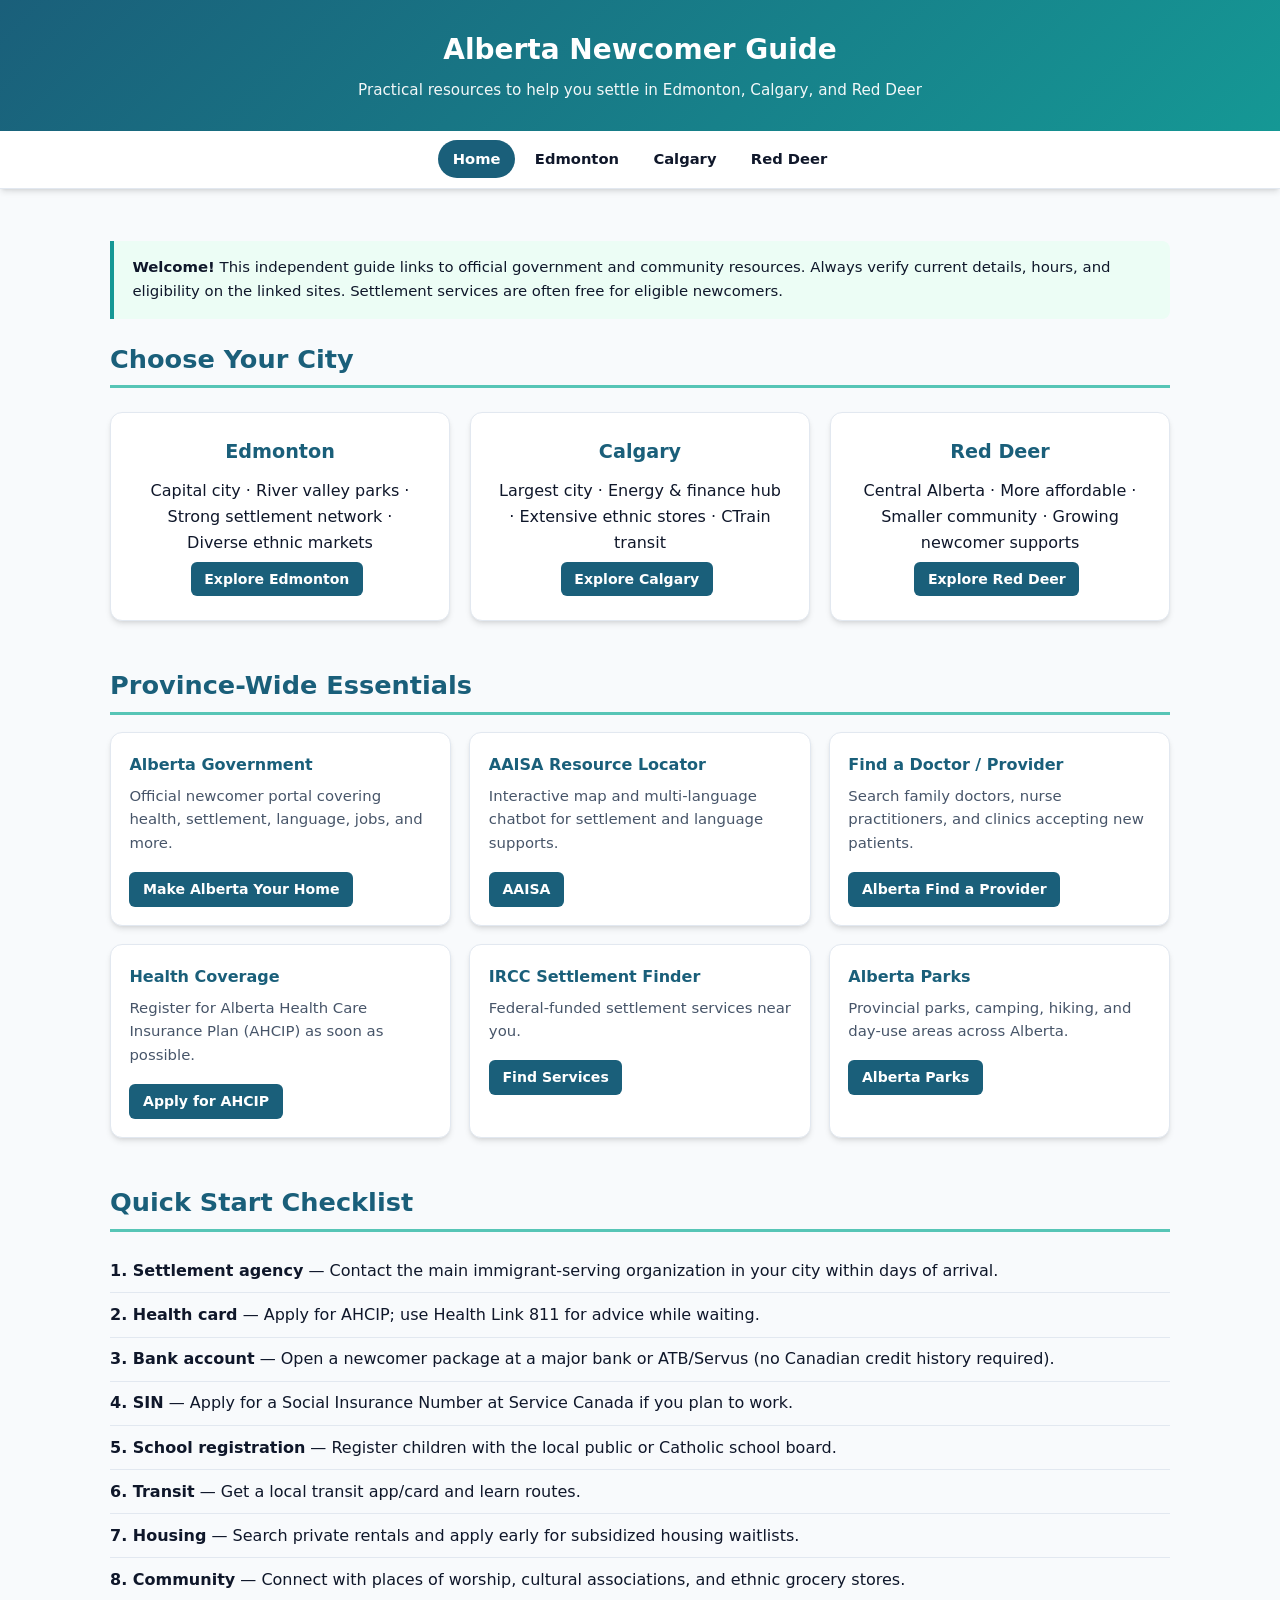
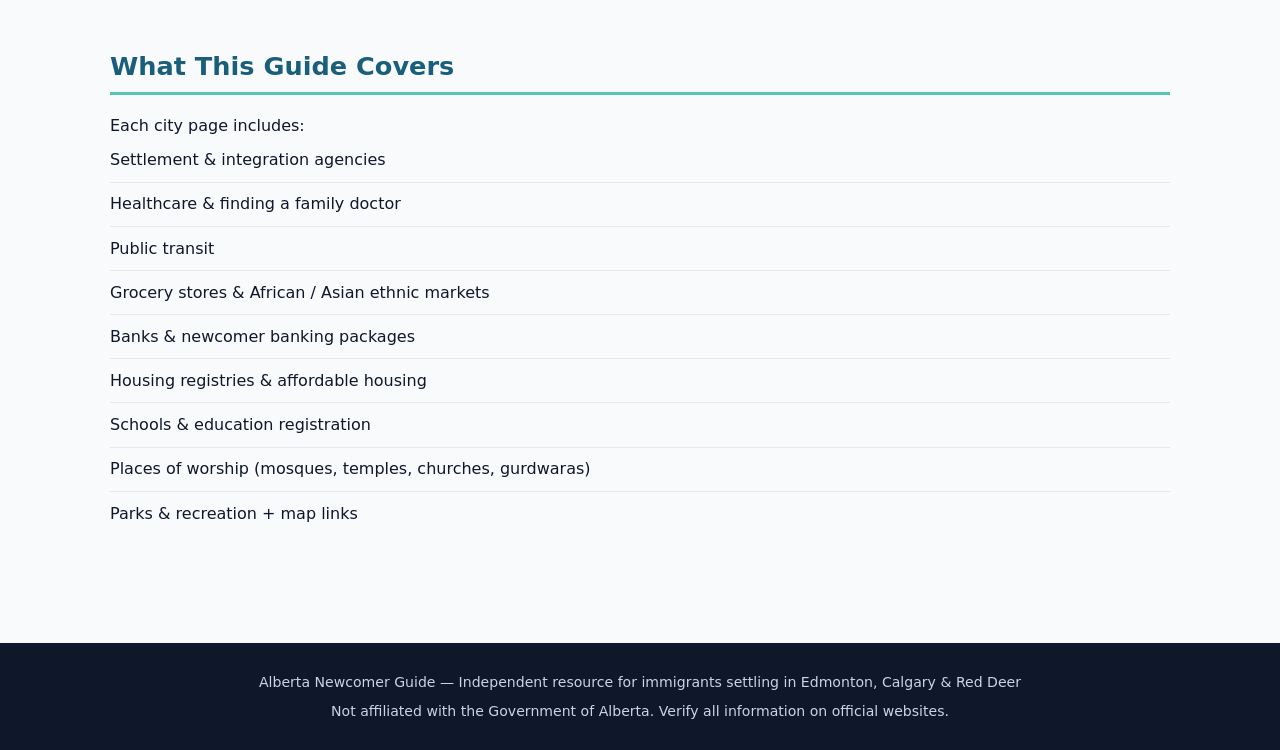
<file: index.html>
<!DOCTYPE html>
<html lang="en">
<head>
  <meta charset="UTF-8">
  <meta name="viewport" content="width=device-width, initial-scale=1.0">
  <title>Alberta Newcomer Guide | Edmonton, Calgary & Red Deer</title>
  <meta name="description" content="Comprehensive guide for new immigrants settling in Alberta: settlement services, healthcare, transit, ethnic groceries, housing, banks, schools, places of worship, and parks in Edmonton, Calgary, and Red Deer.">
  <link rel="stylesheet" href="styles.css">
</head>
<body>
  <header>
    <h1>Alberta Newcomer Guide</h1>
    <p>Practical resources to help you settle in Edmonton, Calgary, and Red Deer</p>
  </header>

  <nav>
    <ul>
      <li><a href="index.html" class="active">Home</a></li>
      <li><a href="edmonton.html">Edmonton</a></li>
      <li><a href="calgary.html">Calgary</a></li>
      <li><a href="reddeer.html">Red Deer</a></li>
    </ul>
  </nav>

  <main>
    <div class="note">
      <strong>Welcome!</strong> This independent guide links to official government and community resources. Always verify current details, hours, and eligibility on the linked sites. Settlement services are often free for eligible newcomers.
    </div>

    <section>
      <h2>Choose Your City</h2>
      <div class="hero-cards">
        <div class="hero-card">
          <h3>Edmonton</h3>
          <p>Capital city · River valley parks · Strong settlement network · Diverse ethnic markets</p>
          <a class="btn" href="edmonton.html">Explore Edmonton</a>
        </div>
        <div class="hero-card">
          <h3>Calgary</h3>
          <p>Largest city · Energy &amp; finance hub · Extensive ethnic stores · CTrain transit</p>
          <a class="btn" href="calgary.html">Explore Calgary</a>
        </div>
        <div class="hero-card">
          <h3>Red Deer</h3>
          <p>Central Alberta · More affordable · Smaller community · Growing newcomer supports</p>
          <a class="btn" href="reddeer.html">Explore Red Deer</a>
        </div>
      </div>
    </section>

    <section>
      <h2>Province-Wide Essentials</h2>
      <div class="card-grid">
        <div class="card">
          <h4>Alberta Government</h4>
          <p>Official newcomer portal covering health, settlement, language, jobs, and more.</p>
          <a class="btn" href="https://www.alberta.ca/make-alberta-your-home" target="_blank" rel="noopener">Make Alberta Your Home</a>
        </div>
        <div class="card">
          <h4>AAISA Resource Locator</h4>
          <p>Interactive map and multi-language chatbot for settlement and language supports.</p>
          <a class="btn" href="https://aaisa.ca/" target="_blank" rel="noopener">AAISA</a>
        </div>
        <div class="card">
          <h4>Find a Doctor / Provider</h4>
          <p>Search family doctors, nurse practitioners, and clinics accepting new patients.</p>
          <a class="btn" href="https://albertafindaprovider.ca/" target="_blank" rel="noopener">Alberta Find a Provider</a>
        </div>
        <div class="card">
          <h4>Health Coverage</h4>
          <p>Register for Alberta Health Care Insurance Plan (AHCIP) as soon as possible.</p>
          <a class="btn" href="https://www.alberta.ca/ahcip" target="_blank" rel="noopener">Apply for AHCIP</a>
        </div>
        <div class="card">
          <h4>IRCC Settlement Finder</h4>
          <p>Federal-funded settlement services near you.</p>
          <a class="btn" href="https://ircc.canada.ca/english/newcomers/services" target="_blank" rel="noopener">Find Services</a>
        </div>
        <div class="card">
          <h4>Alberta Parks</h4>
          <p>Provincial parks, camping, hiking, and day-use areas across Alberta.</p>
          <a class="btn" href="https://www.albertaparks.ca/" target="_blank" rel="noopener">Alberta Parks</a>
        </div>
      </div>
    </section>

    <section>
      <h2>Quick Start Checklist</h2>
      <ul class="resource-list">
        <li><strong>1. Settlement agency</strong> — Contact the main immigrant-serving organization in your city within days of arrival.</li>
        <li><strong>2. Health card</strong> — Apply for AHCIP; use Health Link 811 for advice while waiting.</li>
        <li><strong>3. Bank account</strong> — Open a newcomer package at a major bank or ATB/Servus (no Canadian credit history required).</li>
        <li><strong>4. SIN</strong> — Apply for a Social Insurance Number at Service Canada if you plan to work.</li>
        <li><strong>5. School registration</strong> — Register children with the local public or Catholic school board.</li>
        <li><strong>6. Transit</strong> — Get a local transit app/card and learn routes.</li>
        <li><strong>7. Housing</strong> — Search private rentals and apply early for subsidized housing waitlists.</li>
        <li><strong>8. Community</strong> — Connect with places of worship, cultural associations, and ethnic grocery stores.</li>
      </ul>
    </section>

    <section>
      <h2>What This Guide Covers</h2>
      <p>Each city page includes:</p>
      <ul class="resource-list">
        <li>Settlement &amp; integration agencies</li>
        <li>Healthcare &amp; finding a family doctor</li>
        <li>Public transit</li>
        <li>Grocery stores &amp; African / Asian ethnic markets</li>
        <li>Banks &amp; newcomer banking packages</li>
        <li>Housing registries &amp; affordable housing</li>
        <li>Schools &amp; education registration</li>
        <li>Places of worship (mosques, temples, churches, gurdwaras)</li>
        <li>Parks &amp; recreation + map links</li>
      </ul>
    </section>
  </main>

  <footer>
    <p>Alberta Newcomer Guide — Independent resource for immigrants settling in Edmonton, Calgary &amp; Red Deer</p>
    <p style="margin-top:0.4rem;">Not affiliated with the Government of Alberta. Verify all information on official websites.</p>
  </footer>
</body>
</html>
</file>
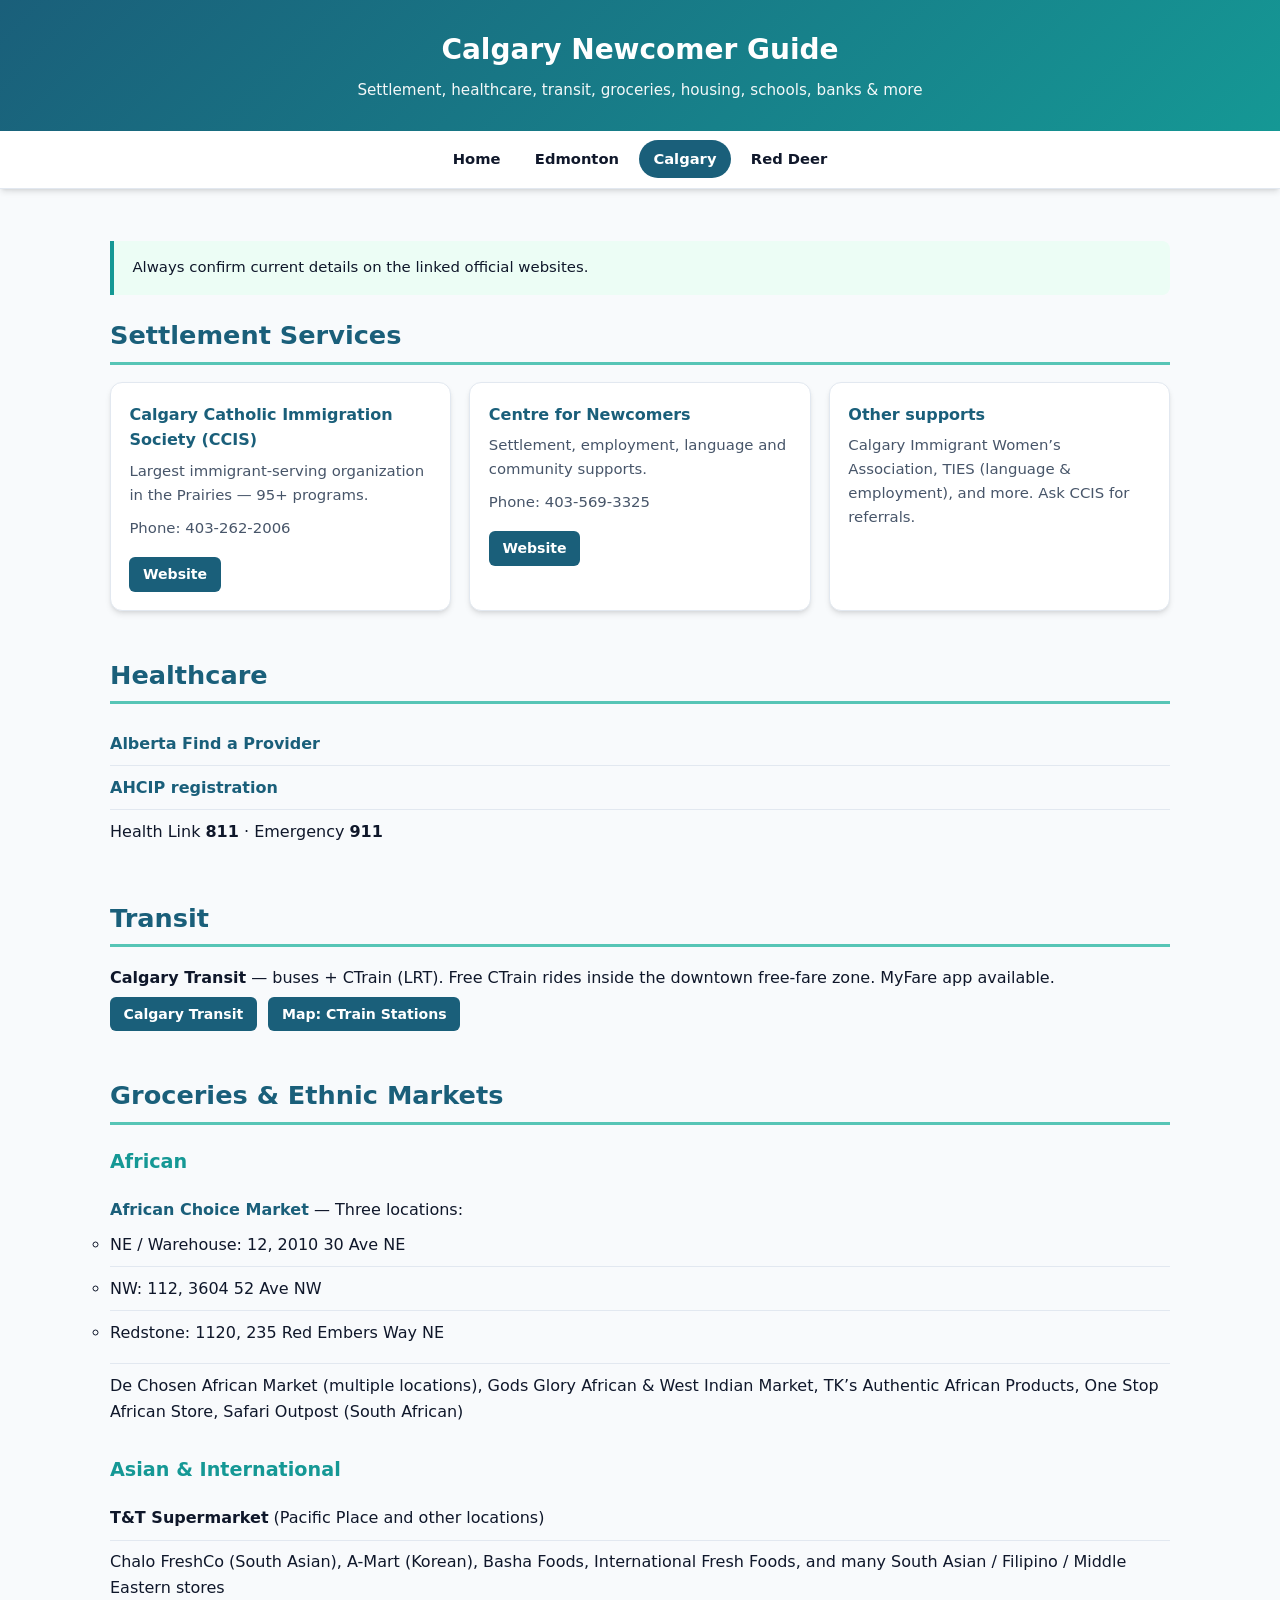
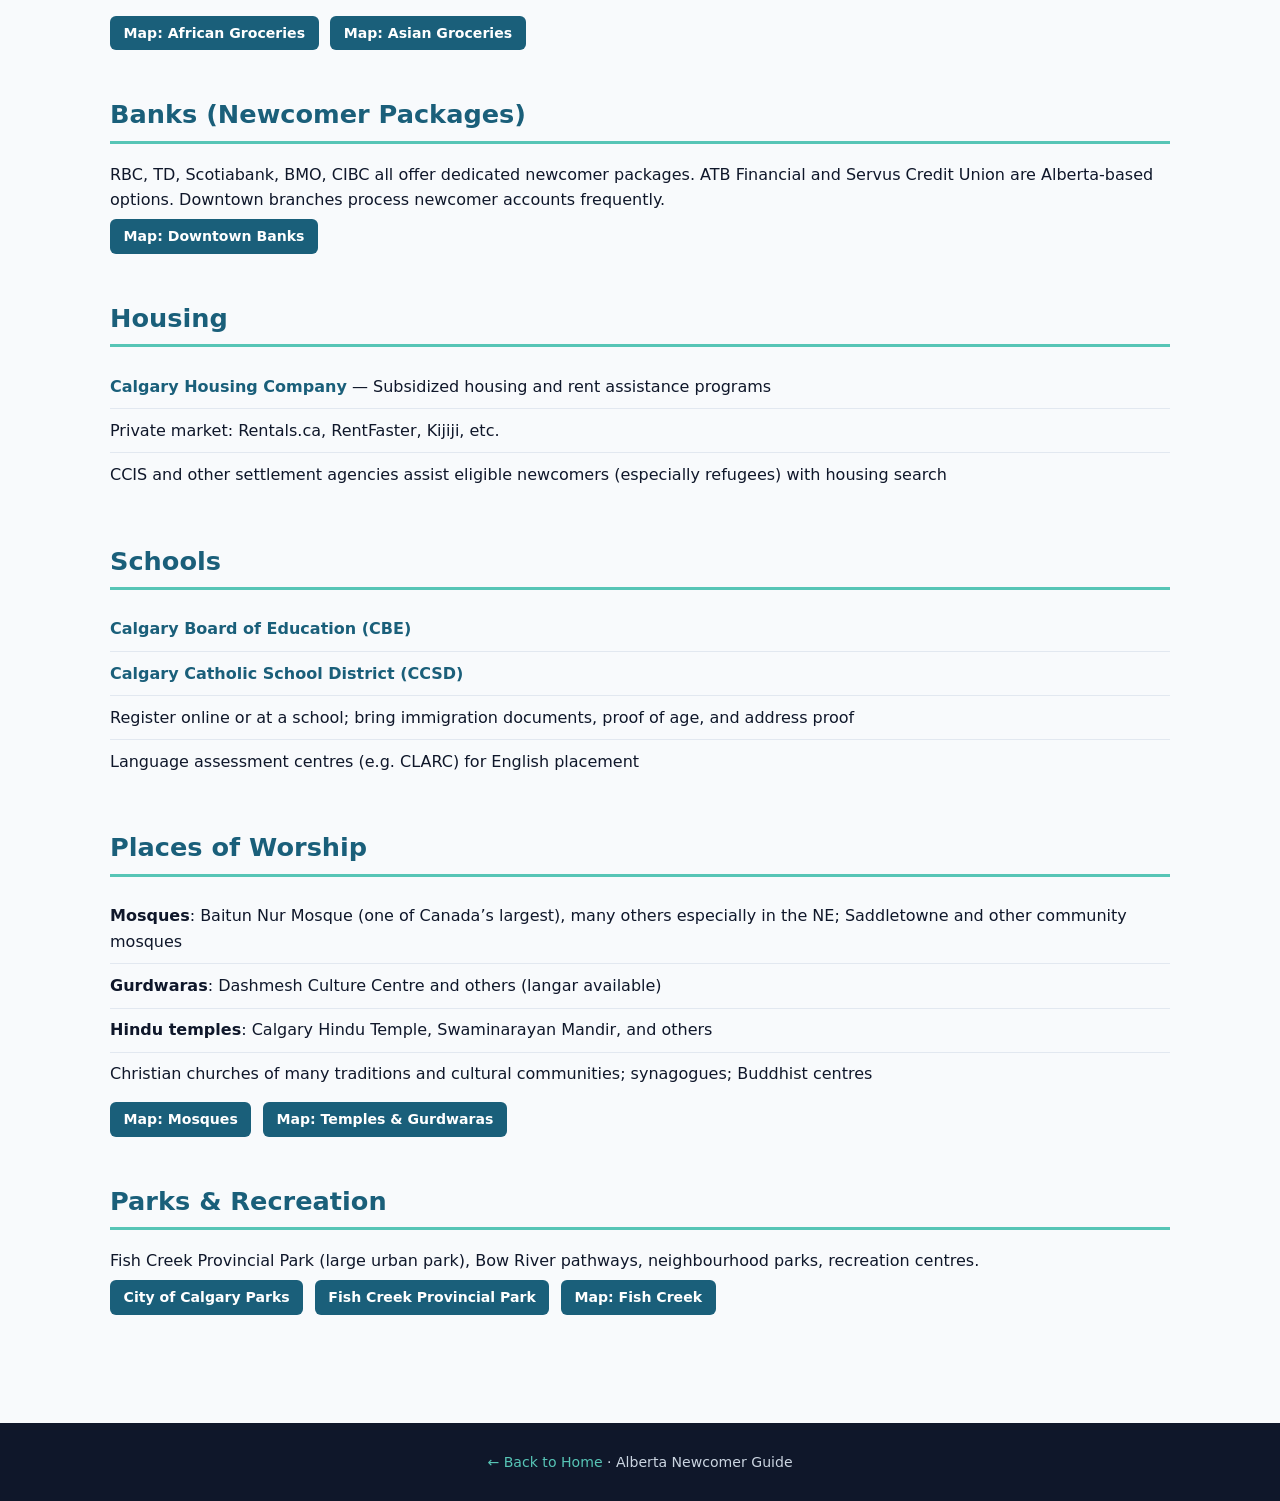
<file: calgary.html>
<!DOCTYPE html>
<html lang="en">
<head>
  <meta charset="UTF-8">
  <meta name="viewport" content="width=device-width, initial-scale=1.0">
  <title>Calgary Newcomer Guide | Alberta</title>
  <link rel="stylesheet" href="styles.css">
</head>
<body>
  <header>
    <h1>Calgary Newcomer Guide</h1>
    <p>Settlement, healthcare, transit, groceries, housing, schools, banks &amp; more</p>
  </header>
  <nav>
    <ul>
      <li><a href="index.html">Home</a></li>
      <li><a href="edmonton.html">Edmonton</a></li>
      <li><a href="calgary.html" class="active">Calgary</a></li>
      <li><a href="reddeer.html">Red Deer</a></li>
    </ul>
  </nav>
  <main>
    <div class="note">Always confirm current details on the linked official websites.</div>

    <section>
      <h2>Settlement Services</h2>
      <div class="card-grid">
        <div class="card">
          <h4>Calgary Catholic Immigration Society (CCIS)</h4>
          <p>Largest immigrant-serving organization in the Prairies — 95+ programs.</p>
          <p>Phone: 403-262-2006</p>
          <a class="btn" href="https://www.ccisab.ca/" target="_blank" rel="noopener">Website</a>
        </div>
        <div class="card">
          <h4>Centre for Newcomers</h4>
          <p>Settlement, employment, language and community supports.</p>
          <p>Phone: 403-569-3325</p>
          <a class="btn" href="https://www.centrefornewcomers.ca/" target="_blank" rel="noopener">Website</a>
        </div>
        <div class="card">
          <h4>Other supports</h4>
          <p>Calgary Immigrant Women’s Association, TIES (language &amp; employment), and more. Ask CCIS for referrals.</p>
        </div>
      </div>
    </section>

    <section>
      <h2>Healthcare</h2>
      <ul class="resource-list">
        <li><strong><a href="https://albertafindaprovider.ca/" target="_blank" rel="noopener">Alberta Find a Provider</a></strong></li>
        <li><strong><a href="https://www.alberta.ca/ahcip" target="_blank" rel="noopener">AHCIP registration</a></strong></li>
        <li>Health Link <strong>811</strong> · Emergency <strong>911</strong></li>
      </ul>
    </section>

    <section>
      <h2>Transit</h2>
      <p><strong>Calgary Transit</strong> — buses + CTrain (LRT). Free CTrain rides inside the downtown free-fare zone. MyFare app available.</p>
      <a class="btn" href="https://www.calgarytransit.com/" target="_blank" rel="noopener">Calgary Transit</a>
      <a class="btn" href="https://www.google.com/maps/search/Calgary+CTrain+stations" target="_blank" rel="noopener">Map: CTrain Stations</a>
    </section>

    <section>
      <h2>Groceries &amp; Ethnic Markets</h2>
      <h3>African</h3>
      <ul class="resource-list">
        <li><strong><a href="https://africanchoicemarket.com/" target="_blank" rel="noopener">African Choice Market</a></strong> — Three locations:
          <ul>
            <li>NE / Warehouse: 12, 2010 30 Ave NE</li>
            <li>NW: 112, 3604 52 Ave NW</li>
            <li>Redstone: 1120, 235 Red Embers Way NE</li>
          </ul>
        </li>
        <li>De Chosen African Market (multiple locations), Gods Glory African &amp; West Indian Market, TK’s Authentic African Products, One Stop African Store, Safari Outpost (South African)</li>
      </ul>
      <h3>Asian &amp; International</h3>
      <ul class="resource-list">
        <li><strong>T&amp;T Supermarket</strong> (Pacific Place and other locations)</li>
        <li>Chalo FreshCo (South Asian), A-Mart (Korean), Basha Foods, International Fresh Foods, and many South Asian / Filipino / Middle Eastern stores</li>
      </ul>
      <a class="btn" href="https://www.google.com/maps/search/African+grocery+Calgary" target="_blank" rel="noopener">Map: African Groceries</a>
      <a class="btn" href="https://www.google.com/maps/search/Asian+supermarket+Calgary" target="_blank" rel="noopener">Map: Asian Groceries</a>
    </section>

    <section>
      <h2>Banks (Newcomer Packages)</h2>
      <p>RBC, TD, Scotiabank, BMO, CIBC all offer dedicated newcomer packages. ATB Financial and Servus Credit Union are Alberta-based options. Downtown branches process newcomer accounts frequently.</p>
      <a class="btn" href="https://www.google.com/maps/search/banks+downtown+Calgary" target="_blank" rel="noopener">Map: Downtown Banks</a>
    </section>

    <section>
      <h2>Housing</h2>
      <ul class="resource-list">
        <li><strong><a href="https://www.calgaryhousingcompany.org/" target="_blank" rel="noopener">Calgary Housing Company</a></strong> — Subsidized housing and rent assistance programs</li>
        <li>Private market: Rentals.ca, RentFaster, Kijiji, etc.</li>
        <li>CCIS and other settlement agencies assist eligible newcomers (especially refugees) with housing search</li>
      </ul>
    </section>

    <section>
      <h2>Schools</h2>
      <ul class="resource-list">
        <li><strong><a href="https://www.cbe.ab.ca/" target="_blank" rel="noopener">Calgary Board of Education (CBE)</a></strong></li>
        <li><strong><a href="https://www.cssd.ab.ca/" target="_blank" rel="noopener">Calgary Catholic School District (CCSD)</a></strong></li>
        <li>Register online or at a school; bring immigration documents, proof of age, and address proof</li>
        <li>Language assessment centres (e.g. CLARC) for English placement</li>
      </ul>
    </section>

    <section>
      <h2>Places of Worship</h2>
      <ul class="resource-list">
        <li><strong>Mosques</strong>: Baitun Nur Mosque (one of Canada’s largest), many others especially in the NE; Saddletowne and other community mosques</li>
        <li><strong>Gurdwaras</strong>: Dashmesh Culture Centre and others (langar available)</li>
        <li><strong>Hindu temples</strong>: Calgary Hindu Temple, Swaminarayan Mandir, and others</li>
        <li>Christian churches of many traditions and cultural communities; synagogues; Buddhist centres</li>
      </ul>
      <a class="btn" href="https://www.google.com/maps/search/mosque+Calgary" target="_blank" rel="noopener">Map: Mosques</a>
      <a class="btn" href="https://www.google.com/maps/search/gurdwara+OR+Hindu+temple+Calgary" target="_blank" rel="noopener">Map: Temples &amp; Gurdwaras</a>
    </section>

    <section>
      <h2>Parks &amp; Recreation</h2>
      <p>Fish Creek Provincial Park (large urban park), Bow River pathways, neighbourhood parks, recreation centres.</p>
      <a class="btn" href="https://www.calgary.ca/parks" target="_blank" rel="noopener">City of Calgary Parks</a>
      <a class="btn" href="https://www.albertaparks.ca/parks/kananaskis/fish-creek-pp/" target="_blank" rel="noopener">Fish Creek Provincial Park</a>
      <a class="btn" href="https://www.google.com/maps/search/Fish+Creek+Provincial+Park" target="_blank" rel="noopener">Map: Fish Creek</a>
    </section>
  </main>
  <footer>
    <p><a href="index.html">← Back to Home</a> · Alberta Newcomer Guide</p>
  </footer>
</body>
</html>
</file>
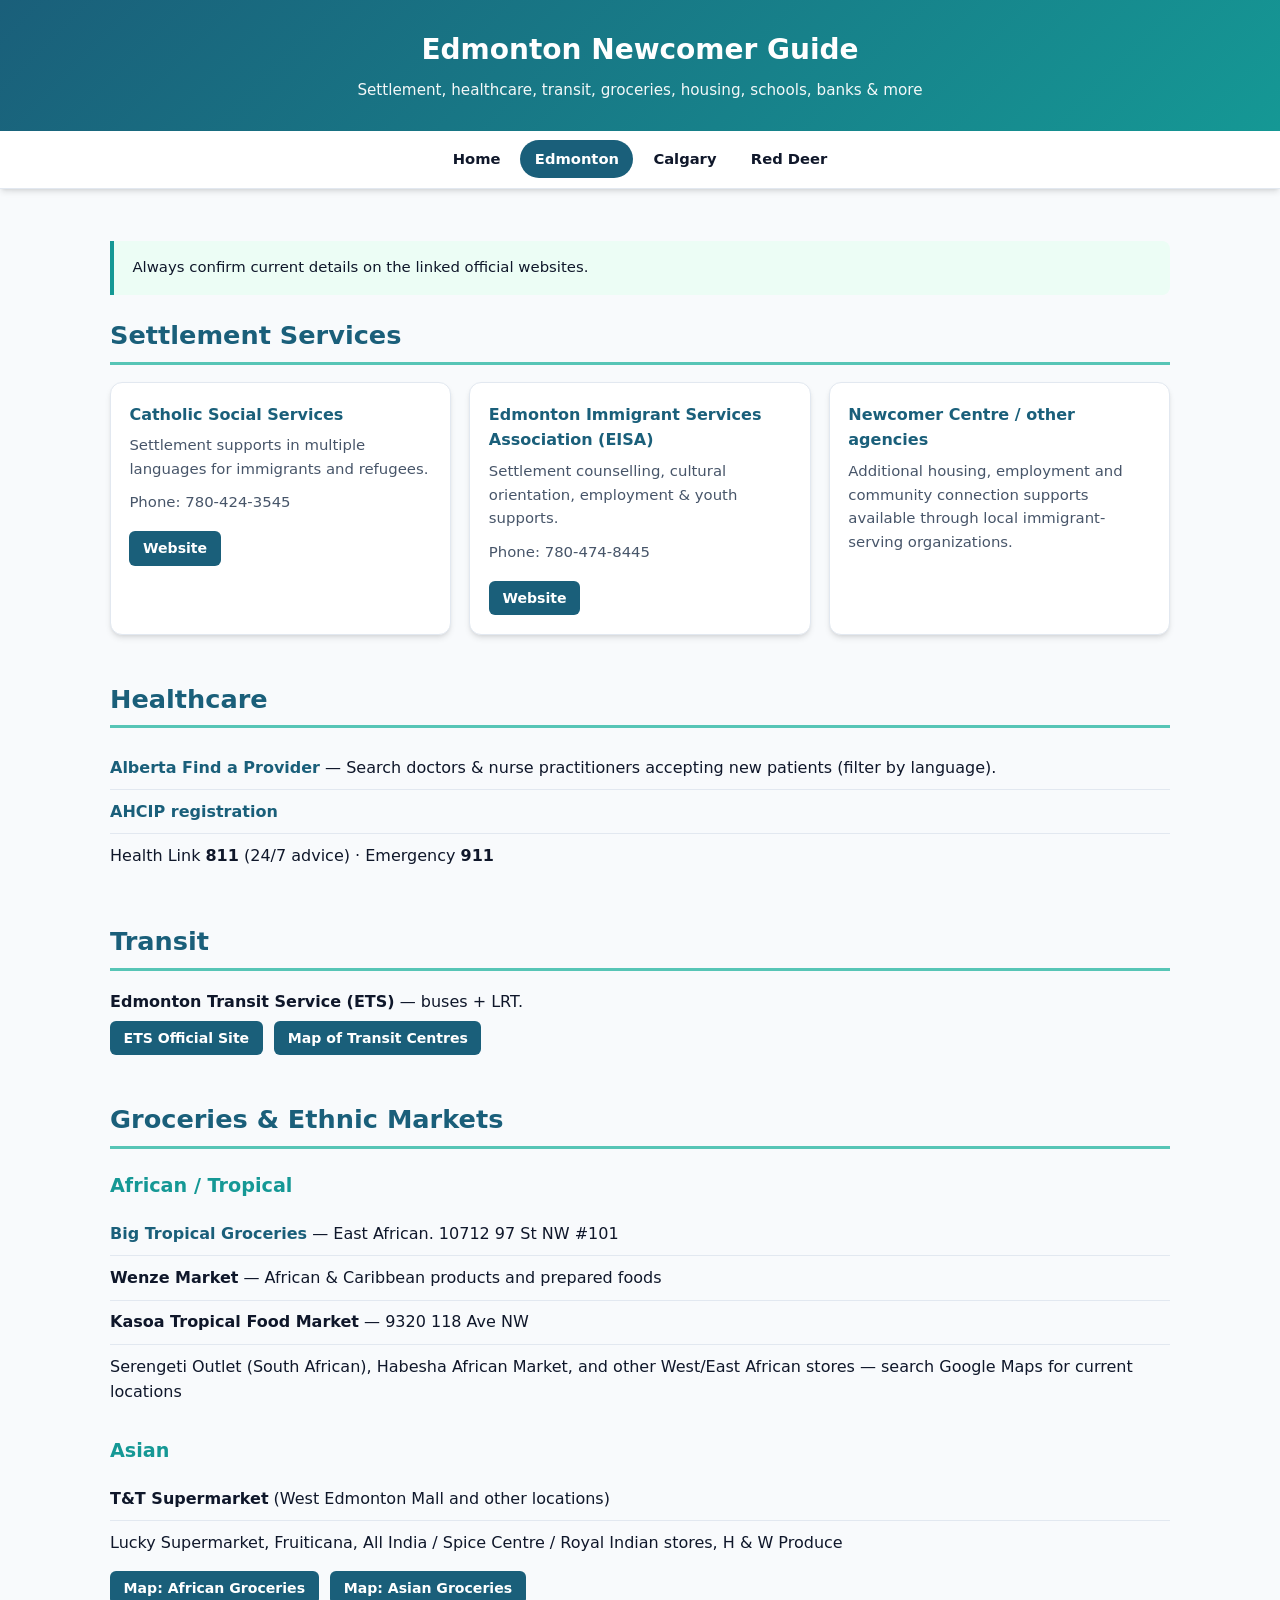
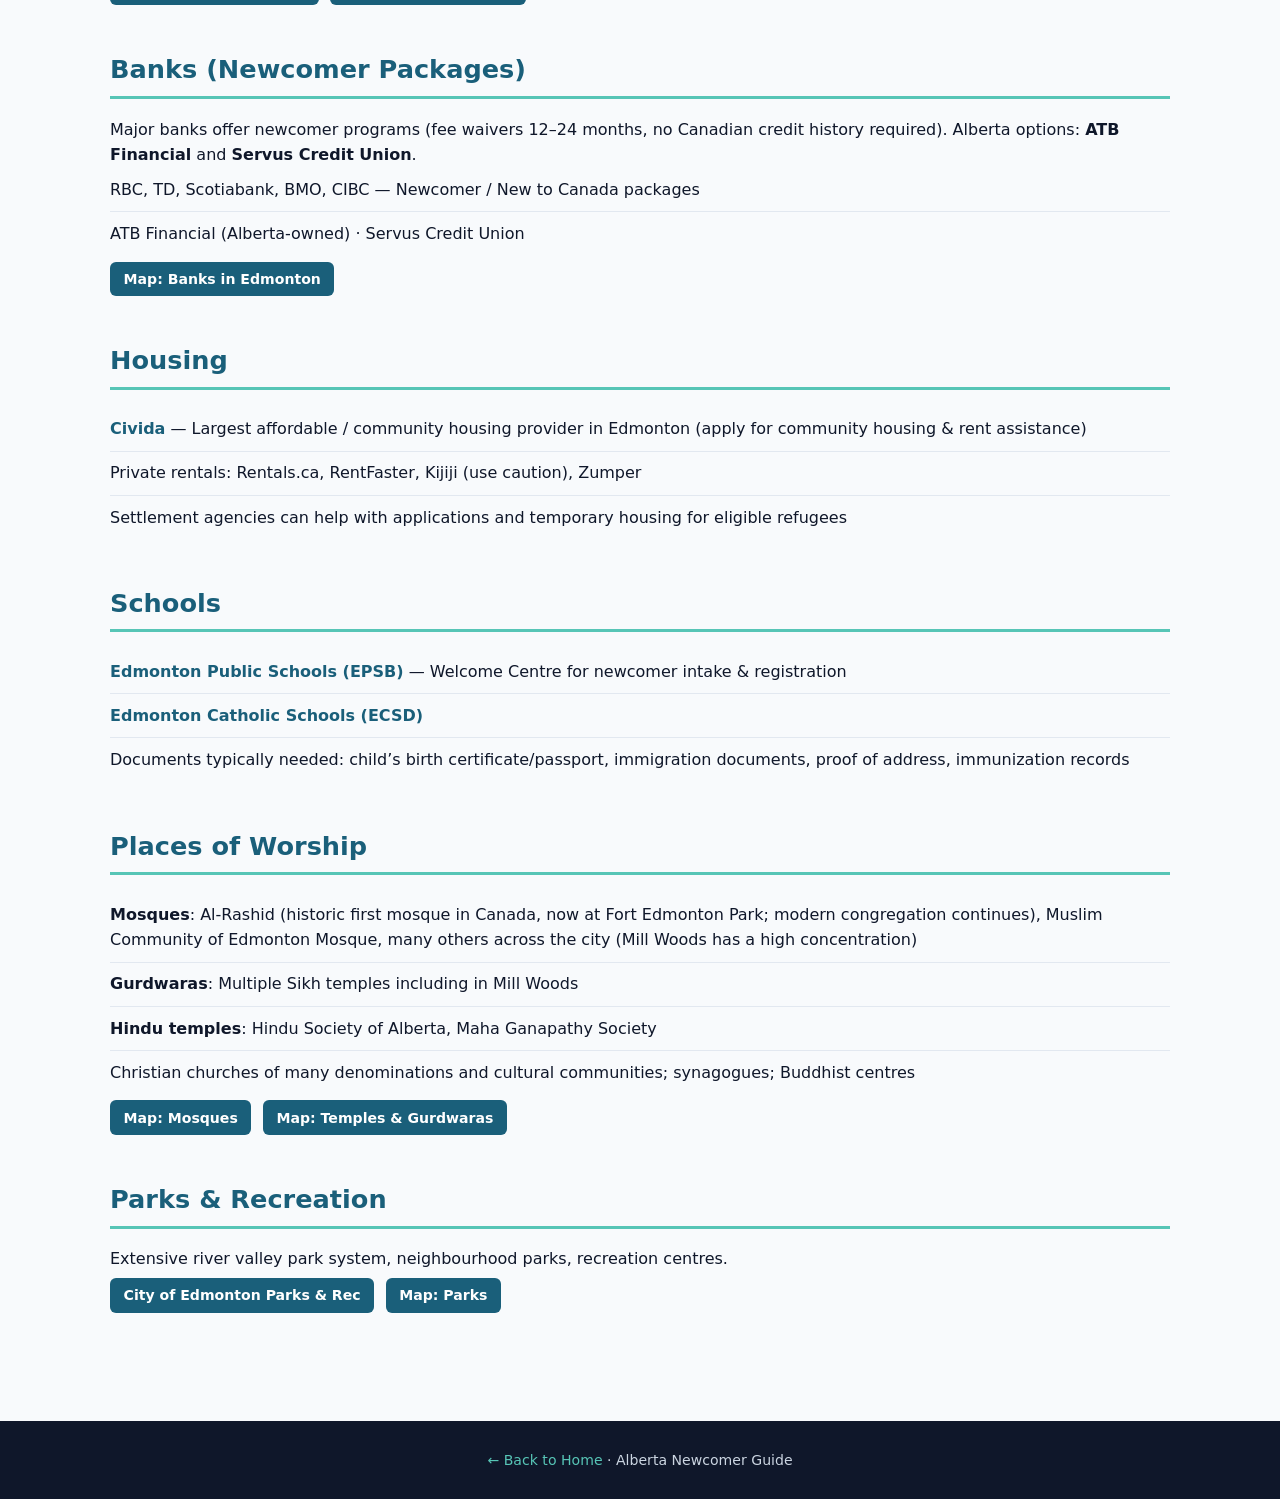
<file: edmonton.html>
<!DOCTYPE html>
<html lang="en">
<head>
  <meta charset="UTF-8">
  <meta name="viewport" content="width=device-width, initial-scale=1.0">
  <title>Edmonton Newcomer Guide | Alberta</title>
  <link rel="stylesheet" href="styles.css">
</head>
<body>
  <header>
    <h1>Edmonton Newcomer Guide</h1>
    <p>Settlement, healthcare, transit, groceries, housing, schools, banks &amp; more</p>
  </header>
  <nav>
    <ul>
      <li><a href="index.html">Home</a></li>
      <li><a href="edmonton.html" class="active">Edmonton</a></li>
      <li><a href="calgary.html">Calgary</a></li>
      <li><a href="reddeer.html">Red Deer</a></li>
    </ul>
  </nav>
  <main>
    <div class="note">Always confirm current details on the linked official websites.</div>

    <section>
      <h2>Settlement Services</h2>
      <div class="card-grid">
        <div class="card">
          <h4>Catholic Social Services</h4>
          <p>Settlement supports in multiple languages for immigrants and refugees.</p>
          <p>Phone: 780-424-3545</p>
          <a class="btn" href="https://newcomers.cssalberta.ca/" target="_blank" rel="noopener">Website</a>
        </div>
        <div class="card">
          <h4>Edmonton Immigrant Services Association (EISA)</h4>
          <p>Settlement counselling, cultural orientation, employment &amp; youth supports.</p>
          <p>Phone: 780-474-8445</p>
          <a class="btn" href="https://www.eisa-edmonton.org/" target="_blank" rel="noopener">Website</a>
        </div>
        <div class="card">
          <h4>Newcomer Centre / other agencies</h4>
          <p>Additional housing, employment and community connection supports available through local immigrant-serving organizations.</p>
        </div>
      </div>
    </section>

    <section>
      <h2>Healthcare</h2>
      <ul class="resource-list">
        <li><strong><a href="https://albertafindaprovider.ca/" target="_blank" rel="noopener">Alberta Find a Provider</a></strong> — Search doctors &amp; nurse practitioners accepting new patients (filter by language).</li>
        <li><strong><a href="https://www.alberta.ca/ahcip" target="_blank" rel="noopener">AHCIP registration</a></strong></li>
        <li>Health Link <strong>811</strong> (24/7 advice) · Emergency <strong>911</strong></li>
      </ul>
    </section>

    <section>
      <h2>Transit</h2>
      <p><strong>Edmonton Transit Service (ETS)</strong> — buses + LRT.</p>
      <a class="btn" href="https://www.edmonton.ca/edmonton-transit-system-ets" target="_blank" rel="noopener">ETS Official Site</a>
      <a class="btn" href="https://www.google.com/maps/search/Edmonton+Transit+centres" target="_blank" rel="noopener">Map of Transit Centres</a>
    </section>

    <section>
      <h2>Groceries &amp; Ethnic Markets</h2>
      <h3>African / Tropical</h3>
      <ul class="resource-list">
        <li><strong><a href="https://tropicalgroceries.ca/" target="_blank" rel="noopener">Big Tropical Groceries</a></strong> — East African. 10712 97 St NW #101</li>
        <li><strong>Wenze Market</strong> — African &amp; Caribbean products and prepared foods</li>
        <li><strong>Kasoa Tropical Food Market</strong> — 9320 118 Ave NW</li>
        <li>Serengeti Outlet (South African), Habesha African Market, and other West/East African stores — search Google Maps for current locations</li>
      </ul>
      <h3>Asian</h3>
      <ul class="resource-list">
        <li><strong>T&amp;T Supermarket</strong> (West Edmonton Mall and other locations)</li>
        <li>Lucky Supermarket, Fruiticana, All India / Spice Centre / Royal Indian stores, H &amp; W Produce</li>
      </ul>
      <a class="btn" href="https://www.google.com/maps/search/African+grocery+Edmonton" target="_blank" rel="noopener">Map: African Groceries</a>
      <a class="btn" href="https://www.google.com/maps/search/Asian+supermarket+Edmonton" target="_blank" rel="noopener">Map: Asian Groceries</a>
    </section>

    <section>
      <h2>Banks (Newcomer Packages)</h2>
      <p>Major banks offer newcomer programs (fee waivers 12–24 months, no Canadian credit history required). Alberta options: <strong>ATB Financial</strong> and <strong>Servus Credit Union</strong>.</p>
      <ul class="resource-list">
        <li>RBC, TD, Scotiabank, BMO, CIBC — Newcomer / New to Canada packages</li>
        <li>ATB Financial (Alberta-owned) · Servus Credit Union</li>
      </ul>
      <a class="btn" href="https://www.google.com/maps/search/banks+Edmonton" target="_blank" rel="noopener">Map: Banks in Edmonton</a>
    </section>

    <section>
      <h2>Housing</h2>
      <ul class="resource-list">
        <li><strong><a href="https://civida.ca/" target="_blank" rel="noopener">Civida</a></strong> — Largest affordable / community housing provider in Edmonton (apply for community housing &amp; rent assistance)</li>
        <li>Private rentals: Rentals.ca, RentFaster, Kijiji (use caution), Zumper</li>
        <li>Settlement agencies can help with applications and temporary housing for eligible refugees</li>
      </ul>
    </section>

    <section>
      <h2>Schools</h2>
      <ul class="resource-list">
        <li><strong><a href="https://epsb.ca/" target="_blank" rel="noopener">Edmonton Public Schools (EPSB)</a></strong> — Welcome Centre for newcomer intake &amp; registration</li>
        <li><strong><a href="https://www.ecsd.net/" target="_blank" rel="noopener">Edmonton Catholic Schools (ECSD)</a></strong></li>
        <li>Documents typically needed: child’s birth certificate/passport, immigration documents, proof of address, immunization records</li>
      </ul>
    </section>

    <section>
      <h2>Places of Worship</h2>
      <ul class="resource-list">
        <li><strong>Mosques</strong>: Al-Rashid (historic first mosque in Canada, now at Fort Edmonton Park; modern congregation continues), Muslim Community of Edmonton Mosque, many others across the city (Mill Woods has a high concentration)</li>
        <li><strong>Gurdwaras</strong>: Multiple Sikh temples including in Mill Woods</li>
        <li><strong>Hindu temples</strong>: Hindu Society of Alberta, Maha Ganapathy Society</li>
        <li>Christian churches of many denominations and cultural communities; synagogues; Buddhist centres</li>
      </ul>
      <a class="btn" href="https://www.google.com/maps/search/mosque+Edmonton" target="_blank" rel="noopener">Map: Mosques</a>
      <a class="btn" href="https://www.google.com/maps/search/gurdwara+OR+temple+Edmonton" target="_blank" rel="noopener">Map: Temples &amp; Gurdwaras</a>
    </section>

    <section>
      <h2>Parks &amp; Recreation</h2>
      <p>Extensive river valley park system, neighbourhood parks, recreation centres.</p>
      <a class="btn" href="https://www.edmonton.ca/activities_parks_recreation" target="_blank" rel="noopener">City of Edmonton Parks &amp; Rec</a>
      <a class="btn" href="https://www.google.com/maps/search/parks+Edmonton" target="_blank" rel="noopener">Map: Parks</a>
    </section>
  </main>
  <footer>
    <p><a href="index.html">← Back to Home</a> · Alberta Newcomer Guide</p>
  </footer>
</body>
</html>
</file>
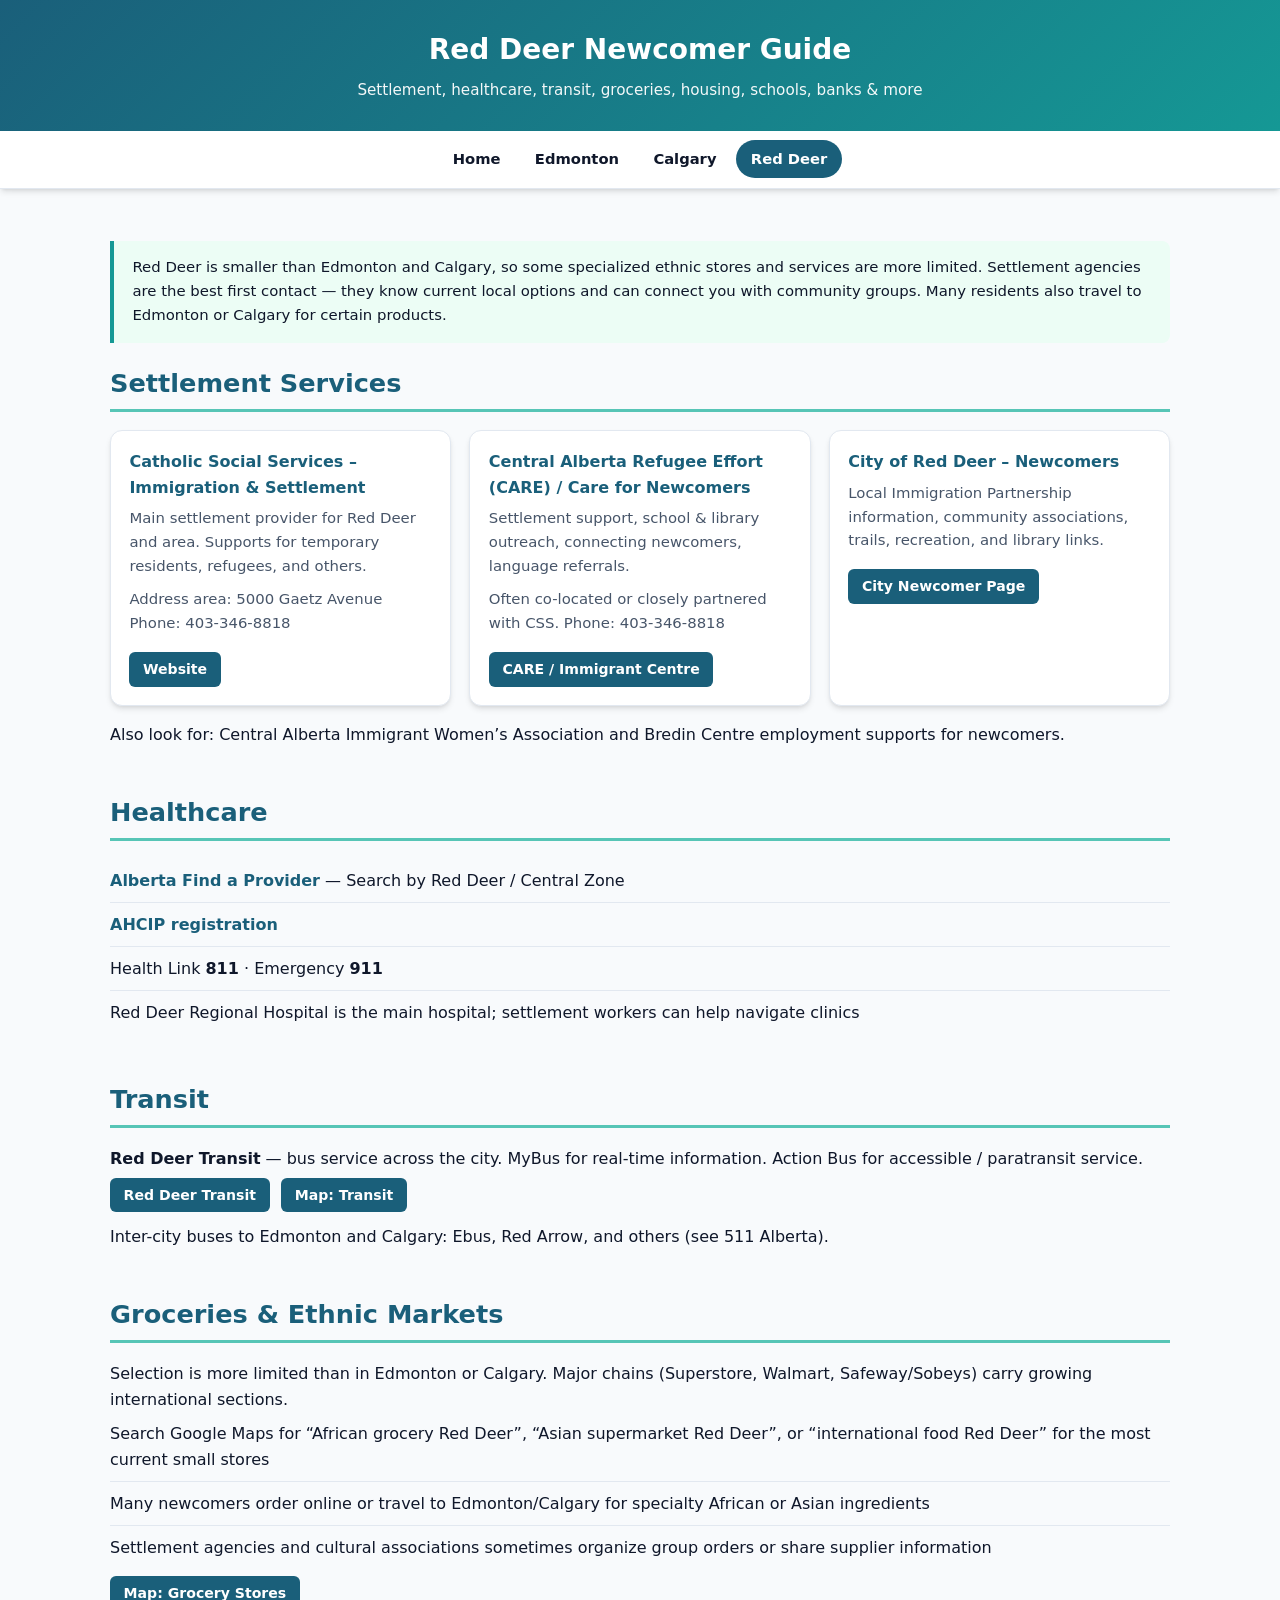
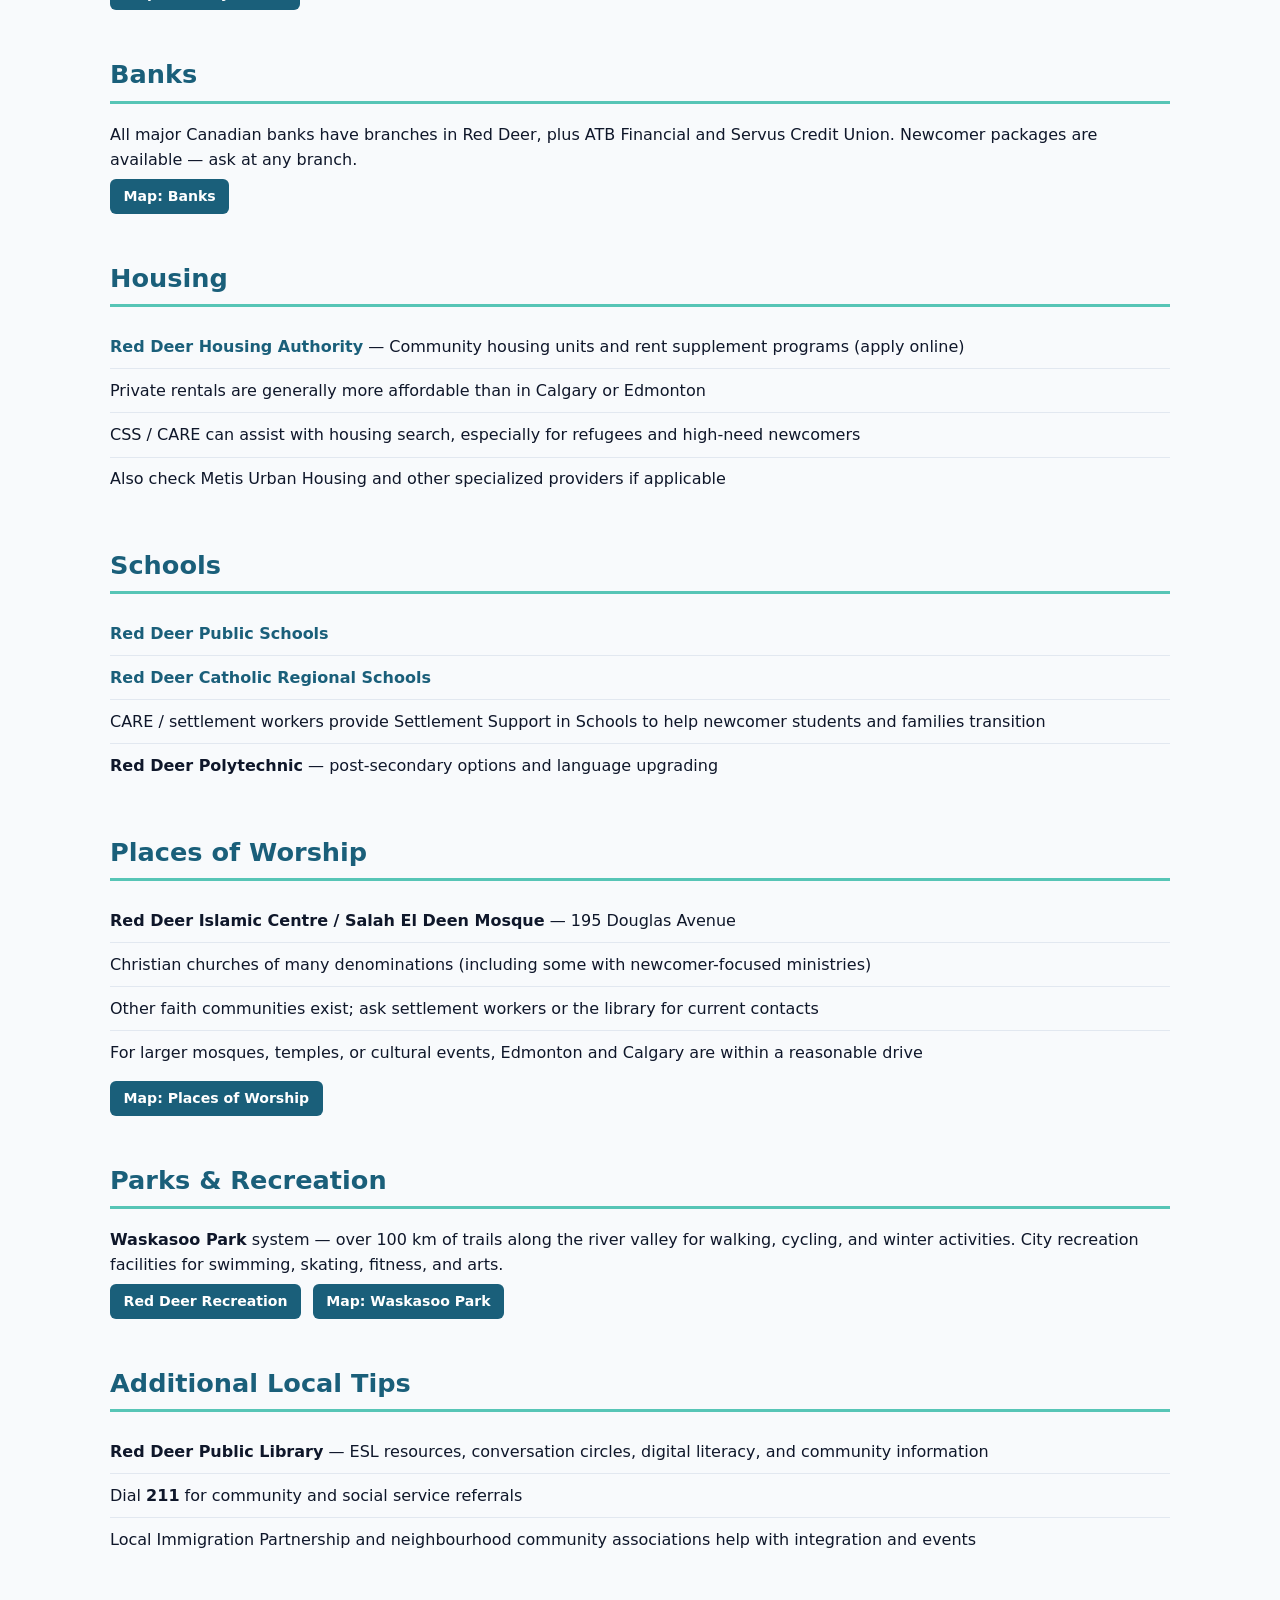
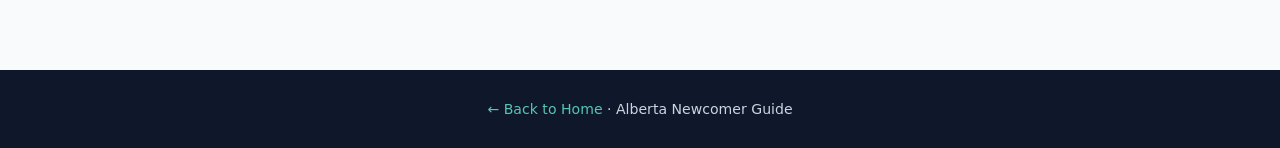
<file: reddeer.html>
<!DOCTYPE html>
<html lang="en">
<head>
  <meta charset="UTF-8">
  <meta name="viewport" content="width=device-width, initial-scale=1.0">
  <title>Red Deer Newcomer Guide | Alberta</title>
  <link rel="stylesheet" href="styles.css">
</head>
<body>
  <header>
    <h1>Red Deer Newcomer Guide</h1>
    <p>Settlement, healthcare, transit, groceries, housing, schools, banks &amp; more</p>
  </header>
  <nav>
    <ul>
      <li><a href="index.html">Home</a></li>
      <li><a href="edmonton.html">Edmonton</a></li>
      <li><a href="calgary.html">Calgary</a></li>
      <li><a href="reddeer.html" class="active">Red Deer</a></li>
    </ul>
  </nav>
  <main>
    <div class="note">
      Red Deer is smaller than Edmonton and Calgary, so some specialized ethnic stores and services are more limited. Settlement agencies are the best first contact — they know current local options and can connect you with community groups. Many residents also travel to Edmonton or Calgary for certain products.
    </div>

    <section>
      <h2>Settlement Services</h2>
      <div class="card-grid">
        <div class="card">
          <h4>Catholic Social Services – Immigration &amp; Settlement</h4>
          <p>Main settlement provider for Red Deer and area. Supports for temporary residents, refugees, and others.</p>
          <p>Address area: 5000 Gaetz Avenue<br>Phone: 403-346-8818</p>
          <a class="btn" href="https://newcomers.cssalberta.ca/" target="_blank" rel="noopener">Website</a>
        </div>
        <div class="card">
          <h4>Central Alberta Refugee Effort (CARE) / Care for Newcomers</h4>
          <p>Settlement support, school &amp; library outreach, connecting newcomers, language referrals.</p>
          <p>Often co-located or closely partnered with CSS. Phone: 403-346-8818</p>
          <a class="btn" href="https://immigrant-centre.ca/" target="_blank" rel="noopener">CARE / Immigrant Centre</a>
        </div>
        <div class="card">
          <h4>City of Red Deer – Newcomers</h4>
          <p>Local Immigration Partnership information, community associations, trails, recreation, and library links.</p>
          <a class="btn" href="https://www.reddeer.ca/about-red-deer/reconciliation-equity-accessibility-diversity/newcomers-welcome-to-red-deer/" target="_blank" rel="noopener">City Newcomer Page</a>
        </div>
      </div>
      <p style="margin-top:1rem;">Also look for: Central Alberta Immigrant Women’s Association and Bredin Centre employment supports for newcomers.</p>
    </section>

    <section>
      <h2>Healthcare</h2>
      <ul class="resource-list">
        <li><strong><a href="https://albertafindaprovider.ca/" target="_blank" rel="noopener">Alberta Find a Provider</a></strong> — Search by Red Deer / Central Zone</li>
        <li><strong><a href="https://www.alberta.ca/ahcip" target="_blank" rel="noopener">AHCIP registration</a></strong></li>
        <li>Health Link <strong>811</strong> · Emergency <strong>911</strong></li>
        <li>Red Deer Regional Hospital is the main hospital; settlement workers can help navigate clinics</li>
      </ul>
    </section>

    <section>
      <h2>Transit</h2>
      <p><strong>Red Deer Transit</strong> — bus service across the city. MyBus for real-time information. Action Bus for accessible / paratransit service.</p>
      <a class="btn" href="https://www.reddeer.ca/city-services/transit/" target="_blank" rel="noopener">Red Deer Transit</a>
      <a class="btn" href="https://www.google.com/maps/search/Red+Deer+Transit+stops" target="_blank" rel="noopener">Map: Transit</a>
      <p style="margin-top:0.75rem;">Inter-city buses to Edmonton and Calgary: Ebus, Red Arrow, and others (see 511 Alberta).</p>
    </section>

    <section>
      <h2>Groceries &amp; Ethnic Markets</h2>
      <p>Selection is more limited than in Edmonton or Calgary. Major chains (Superstore, Walmart, Safeway/Sobeys) carry growing international sections.</p>
      <ul class="resource-list">
        <li>Search Google Maps for “African grocery Red Deer”, “Asian supermarket Red Deer”, or “international food Red Deer” for the most current small stores</li>
        <li>Many newcomers order online or travel to Edmonton/Calgary for specialty African or Asian ingredients</li>
        <li>Settlement agencies and cultural associations sometimes organize group orders or share supplier information</li>
      </ul>
      <a class="btn" href="https://www.google.com/maps/search/grocery+OR+supermarket+Red+Deer" target="_blank" rel="noopener">Map: Grocery Stores</a>
    </section>

    <section>
      <h2>Banks</h2>
      <p>All major Canadian banks have branches in Red Deer, plus ATB Financial and Servus Credit Union. Newcomer packages are available — ask at any branch.</p>
      <a class="btn" href="https://www.google.com/maps/search/banks+Red+Deer" target="_blank" rel="noopener">Map: Banks</a>
    </section>

    <section>
      <h2>Housing</h2>
      <ul class="resource-list">
        <li><strong><a href="https://rdha.ab.ca/" target="_blank" rel="noopener">Red Deer Housing Authority</a></strong> — Community housing units and rent supplement programs (apply online)</li>
        <li>Private rentals are generally more affordable than in Calgary or Edmonton</li>
        <li>CSS / CARE can assist with housing search, especially for refugees and high-need newcomers</li>
        <li>Also check Metis Urban Housing and other specialized providers if applicable</li>
      </ul>
    </section>

    <section>
      <h2>Schools</h2>
      <ul class="resource-list">
        <li><strong><a href="https://www.rdpsd.ab.ca/" target="_blank" rel="noopener">Red Deer Public Schools</a></strong></li>
        <li><strong><a href="https://rdcrs.ca/" target="_blank" rel="noopener">Red Deer Catholic Regional Schools</a></strong></li>
        <li>CARE / settlement workers provide Settlement Support in Schools to help newcomer students and families transition</li>
        <li><strong>Red Deer Polytechnic</strong> — post-secondary options and language upgrading</li>
      </ul>
    </section>

    <section>
      <h2>Places of Worship</h2>
      <ul class="resource-list">
        <li><strong>Red Deer Islamic Centre / Salah El Deen Mosque</strong> — 195 Douglas Avenue</li>
        <li>Christian churches of many denominations (including some with newcomer-focused ministries)</li>
        <li>Other faith communities exist; ask settlement workers or the library for current contacts</li>
        <li>For larger mosques, temples, or cultural events, Edmonton and Calgary are within a reasonable drive</li>
      </ul>
      <a class="btn" href="https://www.google.com/maps/search/mosque+OR+church+Red+Deer" target="_blank" rel="noopener">Map: Places of Worship</a>
    </section>

    <section>
      <h2>Parks &amp; Recreation</h2>
      <p><strong>Waskasoo Park</strong> system — over 100 km of trails along the river valley for walking, cycling, and winter activities. City recreation facilities for swimming, skating, fitness, and arts.</p>
      <a class="btn" href="https://www.reddeer.ca/recreation-and-culture/" target="_blank" rel="noopener">Red Deer Recreation</a>
      <a class="btn" href="https://www.google.com/maps/search/Waskasoo+Park+Red+Deer" target="_blank" rel="noopener">Map: Waskasoo Park</a>
    </section>

    <section>
      <h2>Additional Local Tips</h2>
      <ul class="resource-list">
        <li><strong>Red Deer Public Library</strong> — ESL resources, conversation circles, digital literacy, and community information</li>
        <li>Dial <strong>211</strong> for community and social service referrals</li>
        <li>Local Immigration Partnership and neighbourhood community associations help with integration and events</li>
      </ul>
    </section>
  </main>
  <footer>
    <p><a href="index.html">← Back to Home</a> · Alberta Newcomer Guide</p>
  </footer>
</body>
</html>
</file>
<file: styles.css>
:root {
  --primary: #1a5f7a;
  --secondary: #159895;
  --accent: #57c5b6;
  --light: #f8fafc;
  --dark: #0f172a;
  --card: #ffffff;
  --border: #e2e8f0;
  --shadow: 0 4px 6px -1px rgb(0 0 0 / 0.1), 0 2px 4px -2px rgb(0 0 0 / 0.1);
}
* { box-sizing: border-box; margin: 0; padding: 0; }
body {
  font-family: system-ui, -apple-system, BlinkMacSystemFont, "Segoe UI", Roboto, "Helvetica Neue", Arial, sans-serif;
  line-height: 1.6;
  color: var(--dark);
  background: var(--light);
}
a { color: var(--primary); text-decoration: none; }
a:hover { text-decoration: underline; color: var(--secondary); }
header {
  background: linear-gradient(135deg, var(--primary), var(--secondary));
  color: white;
  padding: 1.75rem 1.5rem;
  text-align: center;
}
header h1 { font-size: 1.75rem; margin-bottom: 0.35rem; }
header p { opacity: 0.95; max-width: 700px; margin: 0 auto; font-size: 0.95rem; }
nav {
  background: white;
  border-bottom: 1px solid var(--border);
  position: sticky;
  top: 0;
  z-index: 100;
  box-shadow: var(--shadow);
}
nav ul {
  display: flex;
  flex-wrap: wrap;
  justify-content: center;
  list-style: none;
  max-width: 1100px;
  margin: 0 auto;
  padding: 0.6rem 1rem;
  gap: 0.35rem;
}
nav a {
  display: block;
  padding: 0.45rem 0.9rem;
  border-radius: 9999px;
  font-weight: 600;
  font-size: 0.92rem;
  color: var(--dark);
}
nav a:hover, nav a.active {
  background: var(--primary);
  color: white;
  text-decoration: none;
}
main {
  max-width: 1100px;
  margin: 0 auto;
  padding: 2rem 1.25rem 4rem;
}
section { margin-bottom: 2.75rem; }
h2 {
  font-size: 1.6rem;
  color: var(--primary);
  border-bottom: 3px solid var(--accent);
  padding-bottom: 0.35rem;
  margin-bottom: 1.1rem;
}
h3 {
  font-size: 1.2rem;
  color: var(--secondary);
  margin: 1.4rem 0 0.65rem;
}
.card-grid {
  display: grid;
  grid-template-columns: repeat(auto-fill, minmax(270px, 1fr));
  gap: 1.15rem;
}
.card {
  background: var(--card);
  border: 1px solid var(--border);
  border-radius: 12px;
  padding: 1.15rem;
  box-shadow: var(--shadow);
  transition: transform 0.15s, box-shadow 0.15s;
}
.card:hover {
  transform: translateY(-2px);
  box-shadow: 0 10px 15px -3px rgb(0 0 0 / 0.1);
}
.card h4 { margin-bottom: 0.45rem; color: var(--primary); }
.card p { font-size: 0.93rem; color: #475569; margin-bottom: 0.6rem; }
.card a.btn, a.btn {
  display: inline-block;
  margin-top: 0.4rem;
  margin-right: 0.4rem;
  padding: 0.38rem 0.85rem;
  background: var(--primary);
  color: white;
  border-radius: 6px;
  font-size: 0.88rem;
  font-weight: 600;
}
.card a.btn:hover, a.btn:hover {
  background: var(--secondary);
  text-decoration: none;
}
ul.resource-list { list-style: none; padding-left: 0; }
ul.resource-list li {
  padding: 0.55rem 0;
  border-bottom: 1px solid var(--border);
}
ul.resource-list li:last-child { border-bottom: none; }
.note {
  background: #ecfdf5;
  border-left: 4px solid var(--secondary);
  padding: 0.95rem 1.15rem;
  border-radius: 0 8px 8px 0;
  margin: 1.25rem 0;
  font-size: 0.93rem;
}
.map-embed {
  margin: 1rem 0;
  border-radius: 10px;
  overflow: hidden;
  border: 1px solid var(--border);
  aspect-ratio: 16/9;
  max-height: 320px;
}
.map-embed iframe { width: 100%; height: 100%; border: 0; }
.hero-cards {
  display: grid;
  grid-template-columns: repeat(auto-fit, minmax(240px, 1fr));
  gap: 1.25rem;
  margin: 1.5rem 0;
}
.hero-card {
  background: white;
  border-radius: 12px;
  padding: 1.5rem;
  text-align: center;
  box-shadow: var(--shadow);
  border: 1px solid var(--border);
}
.hero-card h3 { margin-top: 0; color: var(--primary); }
footer {
  background: var(--dark);
  color: #cbd5e1;
  text-align: center;
  padding: 1.75rem 1rem;
  font-size: 0.88rem;
}
footer a { color: var(--accent); }
@media (max-width: 600px) {
  header h1 { font-size: 1.4rem; }
  nav a { padding: 0.35rem 0.65rem; font-size: 0.85rem; }
}
</file>
